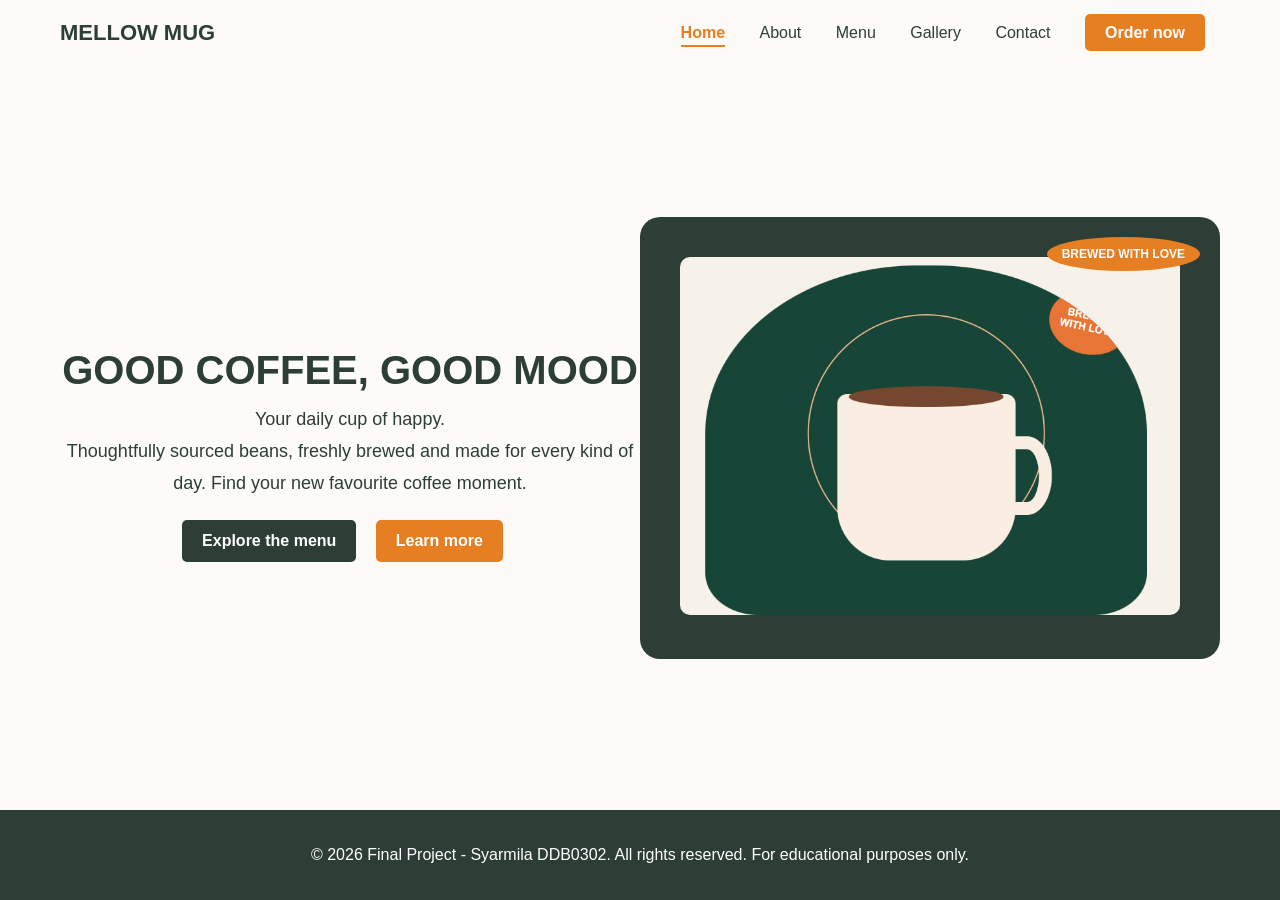
<file: index.html>
<!DOCTYPE html>
<html lang="en">
<head>
  <meta charset="UTF-8">
  <title>Mellow Mug</title>
  <link rel="stylesheet" href="style.css">
</head>
<body>
  <!-- Navigation -->
  <header>
    <div class="logo">MELLOW MUG</div>
    <nav>
  <a href="index.html" aria-current="page">Home</a>
  <a href="about.html">About</a>
  <a href="menu.html">Menu</a>
  <a href="gallery.html">Gallery</a>
  <a href="contact.html">Contact</a>
  <a href="order.html" class="order-btn">Order now</a>
</nav>

  </header>

  <!-- Hero Section -->
  <section class="hero">
    <div class="hero-text">
      <h1>GOOD COFFEE, GOOD MOOD</h1>
      <p>Your daily cup of happy.<br>
      Thoughtfully sourced beans, freshly brewed and made for every kind of day.  
      Find your new favourite coffee moment.</p>
      <a href="menu.html" class="btn menu-btn">Explore the menu</a>
      <a href="about.html" class="btn learn-btn">Learn more</a>
    </div>
    <div class="hero-image">
      <img src="images/Coffee-cup.png" alt="Coffee Cup">
      <div class="badge">BREWED WITH LOVE</div>
    </div>
  </section>
  
<script>
  const lightbox = document.getElementById("lightbox");
  const lightboxImg = document.getElementById("lightbox-img");
  const closeBtn = document.querySelector(".close");

  document.querySelectorAll(".gallery-grid img").forEach(img => {
    img.addEventListener("click", () => {
      lightbox.style.display = "block";
      lightboxImg.src = img.src;
    });
  });

  closeBtn.addEventListener("click", () => {
    lightbox.style.display = "none";
  });
</script>

  <footer>
	<p>© 2026 Final Project - Syarmila DDB0302. All rights reserved. For educational purposes only.
	</p>
  </footer>

</body>
</html>
</file>
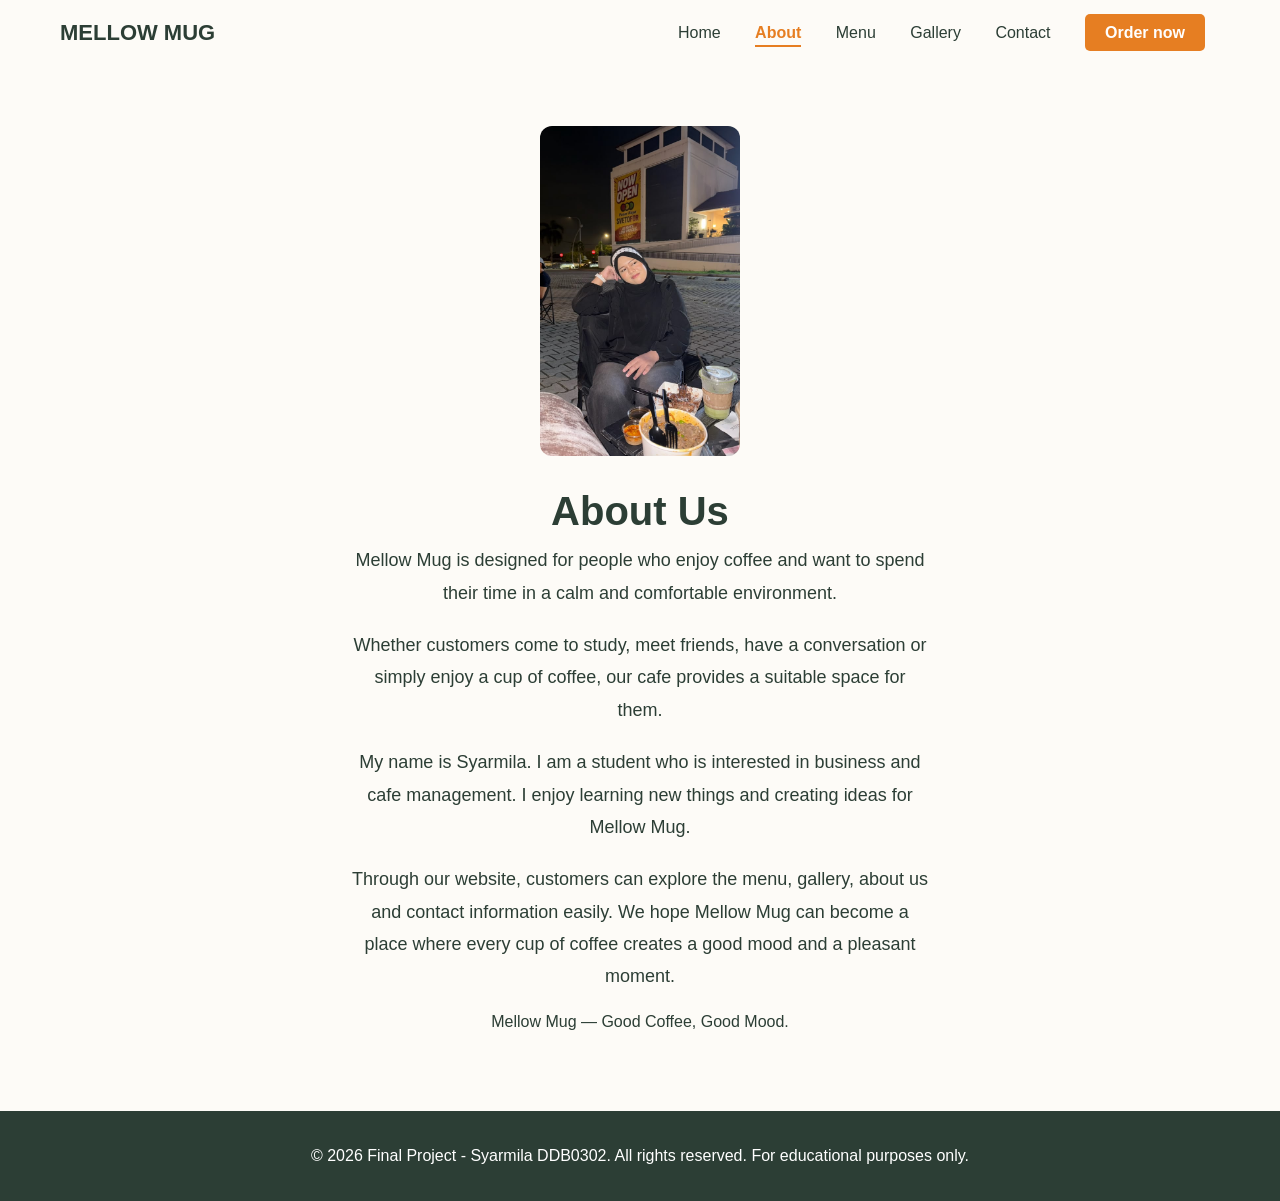
<file: about.html>
<!DOCTYPE html>
<html lang="en">
<head>
  <meta charset="UTF-8">
  <title>About - Mellow Mug</title>
  <link rel="stylesheet" href="style.css">
</head>
<body>
  <header>
    <div class="logo">MELLOW MUG</div>
    <nav>
  <a href="index.html">Home</a>
  <a href="about.html" aria-current="page">About</a>
  <a href="menu.html">Menu</a>
  <a href="gallery.html">Gallery</a>
  <a href="contact.html">Contact</a>
  <a href="order.html" class="order-btn">Order now</a>
</nav>

  </header>

  <section class="hero">
    <div class="hero-text">
      <img src="images/myself.jpeg" alt="Mellow Mug cafe" class="about-image" width="200" height="330" >
      
      <h1>About Us</h1>
      <p>Mellow Mug is designed for people who enjoy coffee and want to spend their time in a calm and comfortable environment.</p>
      <p> Whether customers come to study, meet friends, have a conversation or simply enjoy a cup of coffee, our cafe provides a suitable space for them.</p>
      <p>My name is Syarmila. I am a student who is interested in business and cafe management. I enjoy learning new things and creating ideas for Mellow Mug.</p>
      <p>Through our website, customers can explore the menu, gallery, about us and contact information easily. We hope Mellow Mug can become a place where every cup of coffee creates a good mood and a pleasant moment.</p>

Mellow Mug — Good Coffee, Good Mood.</p>
    </div>
  </section>

  <footer>
    <p>© 2026 Final Project - Syarmila DDB0302. All rights reserved. For educational purposes only.
    </p>
  </footer>
</body>
</html>
</file>
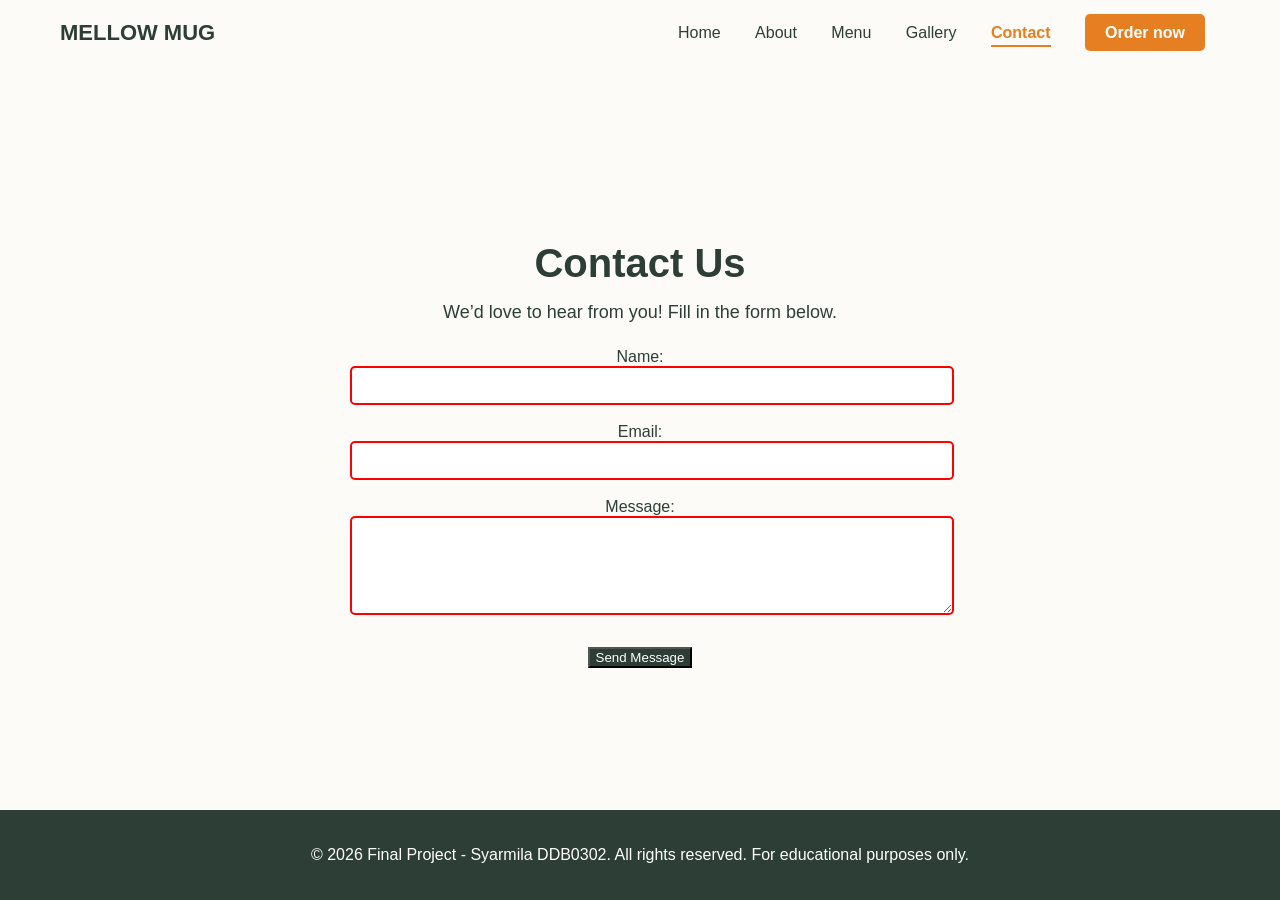
<file: contact.html>
<!DOCTYPE html>
<html lang="en">
<head>
  <meta charset="UTF-8">
  <title>Contact - Mellow Mug</title>
  <link rel="stylesheet" href="style.css">
</head>
<body>
  <header>
    <div class="logo">MELLOW MUG</div>
    <nav>
      <a href="index.html">Home</a>
      <a href="about.html">About</a>
      <a href="menu.html">Menu</a>
      <a href="gallery.html">Gallery</a>
      <a href="contact.html" aria-current="page">Contact</a>
      <a href="order.html" class="order-btn">Order now</a>
    </nav>
  </header>

  <section class="hero">
    <div class="hero-text">
      <h1>Contact Us</h1>
      <p>We’d love to hear from you! Fill in the form below.</p>
      <form id="contactForm">
        <label>Name:</label><br>
        <input type="text" id="name" required><br><br>

        <label>Email:</label><br>
        <input type="email" id="email" required><br><br>

        <label>Message:</label><br>
        <textarea id="message" rows="5" required></textarea><br><br>

        <button type="submit" class="menu-btn">Send Message</button>
      </form>
      <p id="successMsg" style="color:green; display:none;">✅ Your message has been sent successfully!</p>
    </div>
  </section>

  <footer>
    <p>© 2026 Final Project - Syarmila DDB0302. All rights reserved. For educational purposes only.
    </p>
  </footer>

  <script>
    const form = document.getElementById("contactForm");
    const successMsg = document.getElementById("successMsg");

    form.addEventListener("submit", function(e) {
      e.preventDefault();
      const name = document.getElementById("name").value.trim();
      const email = document.getElementById("email").value.trim();
      const message = document.getElementById("message").value.trim();

      if(name && email && message) {
        successMsg.style.display = "block";
        form.reset();
      } else {
        alert("Please fill in all fields correctly.");
      }
    });
  </script>
</body>
</html>
</file>
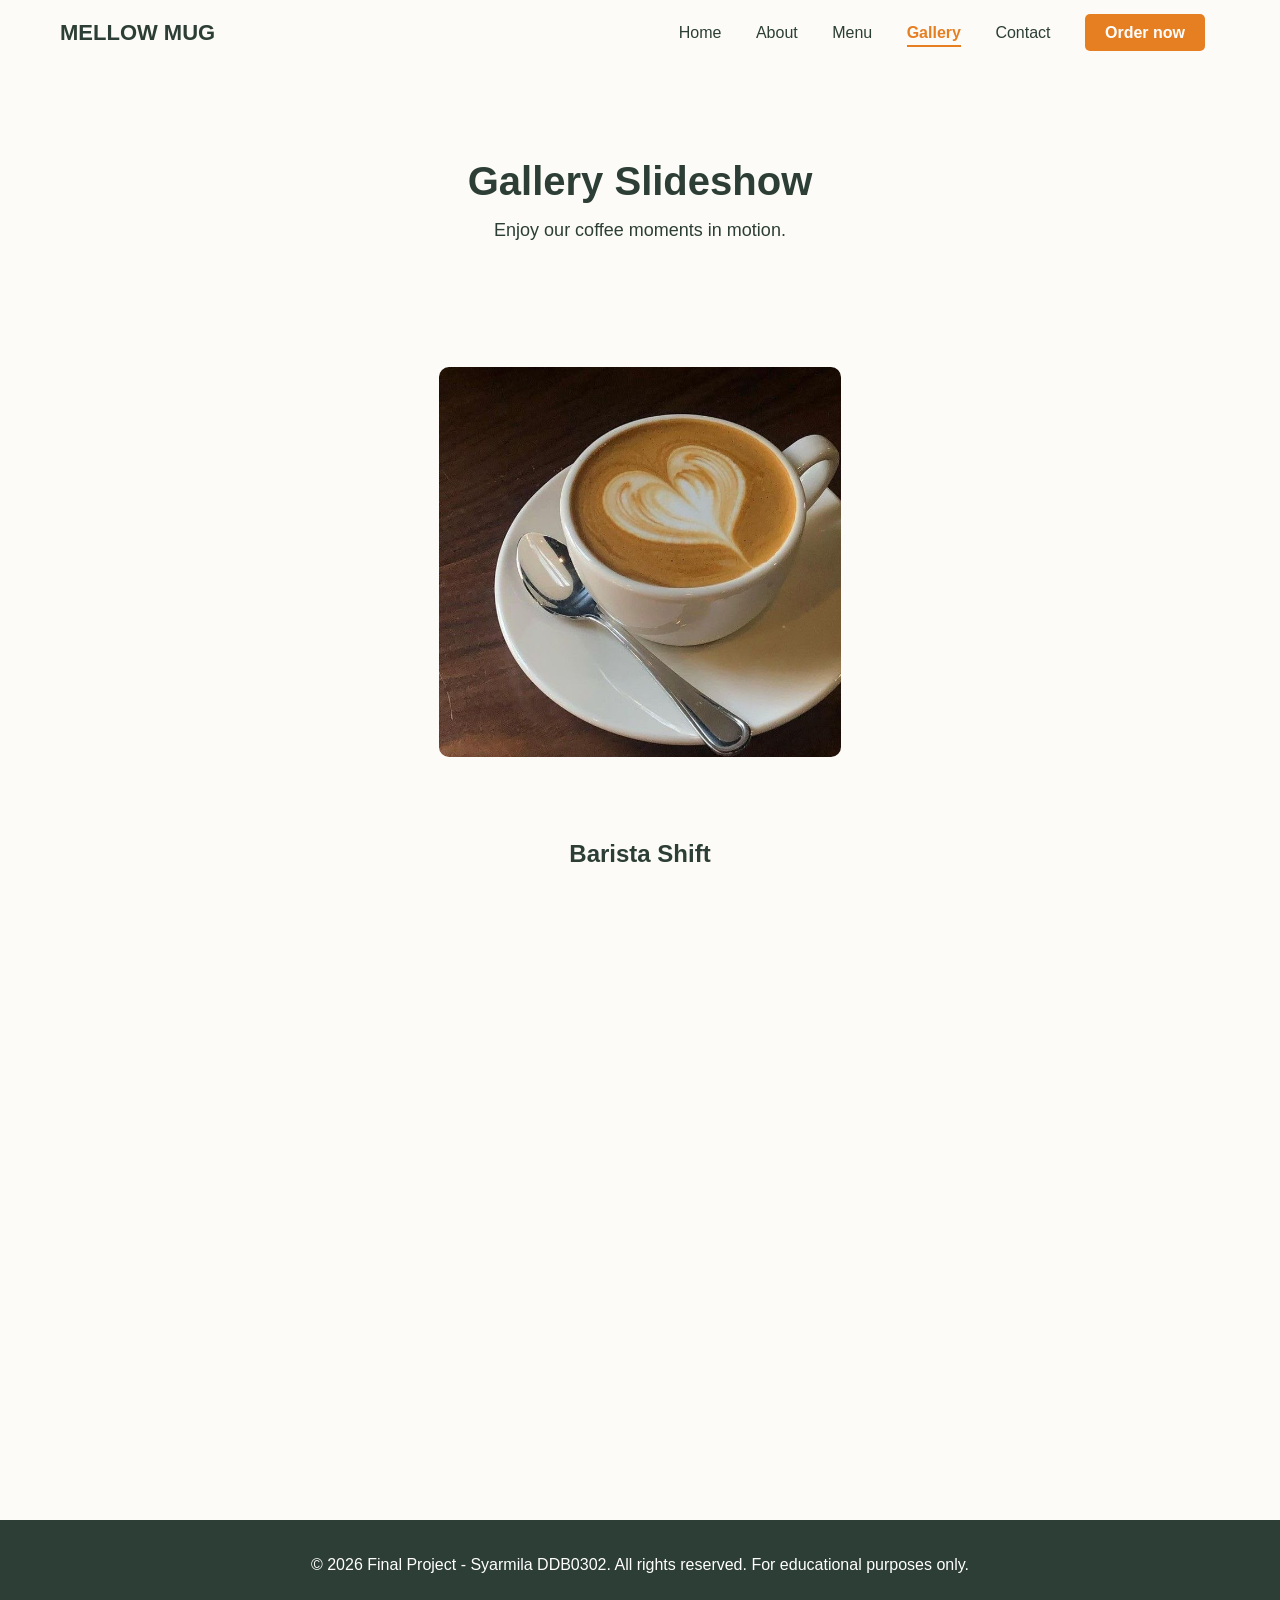
<file: gallery.html>
<!DOCTYPE html>
<html lang="en">
<head>
  <meta charset="UTF-8">
  <title>Gallery - Mellow Mug</title>
  <link rel="stylesheet" href="style.css">
</head>
<body>
  <header>
    <div class="logo">MELLOW MUG</div>
    <nav>
      <a href="index.html">Home</a>
      <a href="about.html">About</a>
      <a href="menu.html">Menu</a>
      <a href="gallery.html" aria-current="page">Gallery</a>
      <a href="contact.html">Contact</a>
      <a href="order.html" class="order-btn">Order now</a>
    </nav>
  </header>

  <section class="hero">
    <div class="hero-text">
      <h1>Gallery Slideshow</h1>
      <p>Enjoy our coffee moments in motion.</p>
    </div>
  </section>

  <!-- Slideshow -->
  <div class="slideshow-container">
    <div class="slide fade">
      <img src="images/latteart.jpeg" alt="Latte Art" height="390" width="200">
    </div>
    <div class="slide fade">
      <img src="images/espressoart.jpeg" alt="Espresso" height="390" width="200">
    </div>
    <div class="slide fade">
      <img src="images/cappucinoart.jpeg" alt="Cappuccino Art" height="390" width="200">
    </div>
    <div class="slide fade">
      <img src="images/mochaart.jpeg" alt="Mocha Art" height="390" width="200">
    </div>
    <div class="slide fade">
      <img src="images/flatwhiteart.jpeg" alt="Flat White Art" height="390" width="200">
    </div>
    <div class="slide fade">
      <img src="images/machiatoart.jpeg" alt="Macchiato Art" height="390" width="200">
    </div>
  </div>

  <section class="gallery-video">
    <h2>Barista Shift</h2>
    <div class="gallery-video-frame">
      <iframe
        src="https://www.youtube.com/embed/ezPQyB6iXg0"
        title="POV- 4 hours of barista shift (compilation)"
        frameborder="0"
        allow="accelerometer; autoplay; clipboard-write; encrypted-media; gyroscope; picture-in-picture; web-share"
        referrerpolicy="strict-origin-when-cross-origin"
        allowfullscreen>
      </iframe>
    </div>
  </section>

  <!-- Footer -->
  <footer>
    <p>© 2026 Final Project - Syarmila DDB0302. All rights reserved. For educational purposes only.
    </p>
  </footer>

  <script>
    let slideIndex = 0;
    showSlides();

    function showSlides() {
      let slides = document.querySelectorAll(".slide");
      slides.forEach(slide => slide.style.display = "none");
      slideIndex++;
      if (slideIndex > slides.length) { slideIndex = 1 }
      slides[slideIndex-1].style.display = "block";
      setTimeout(showSlides, 3000); // tukar gambar setiap 3 saat
    }
  </script>
</body>
</html>
</file>
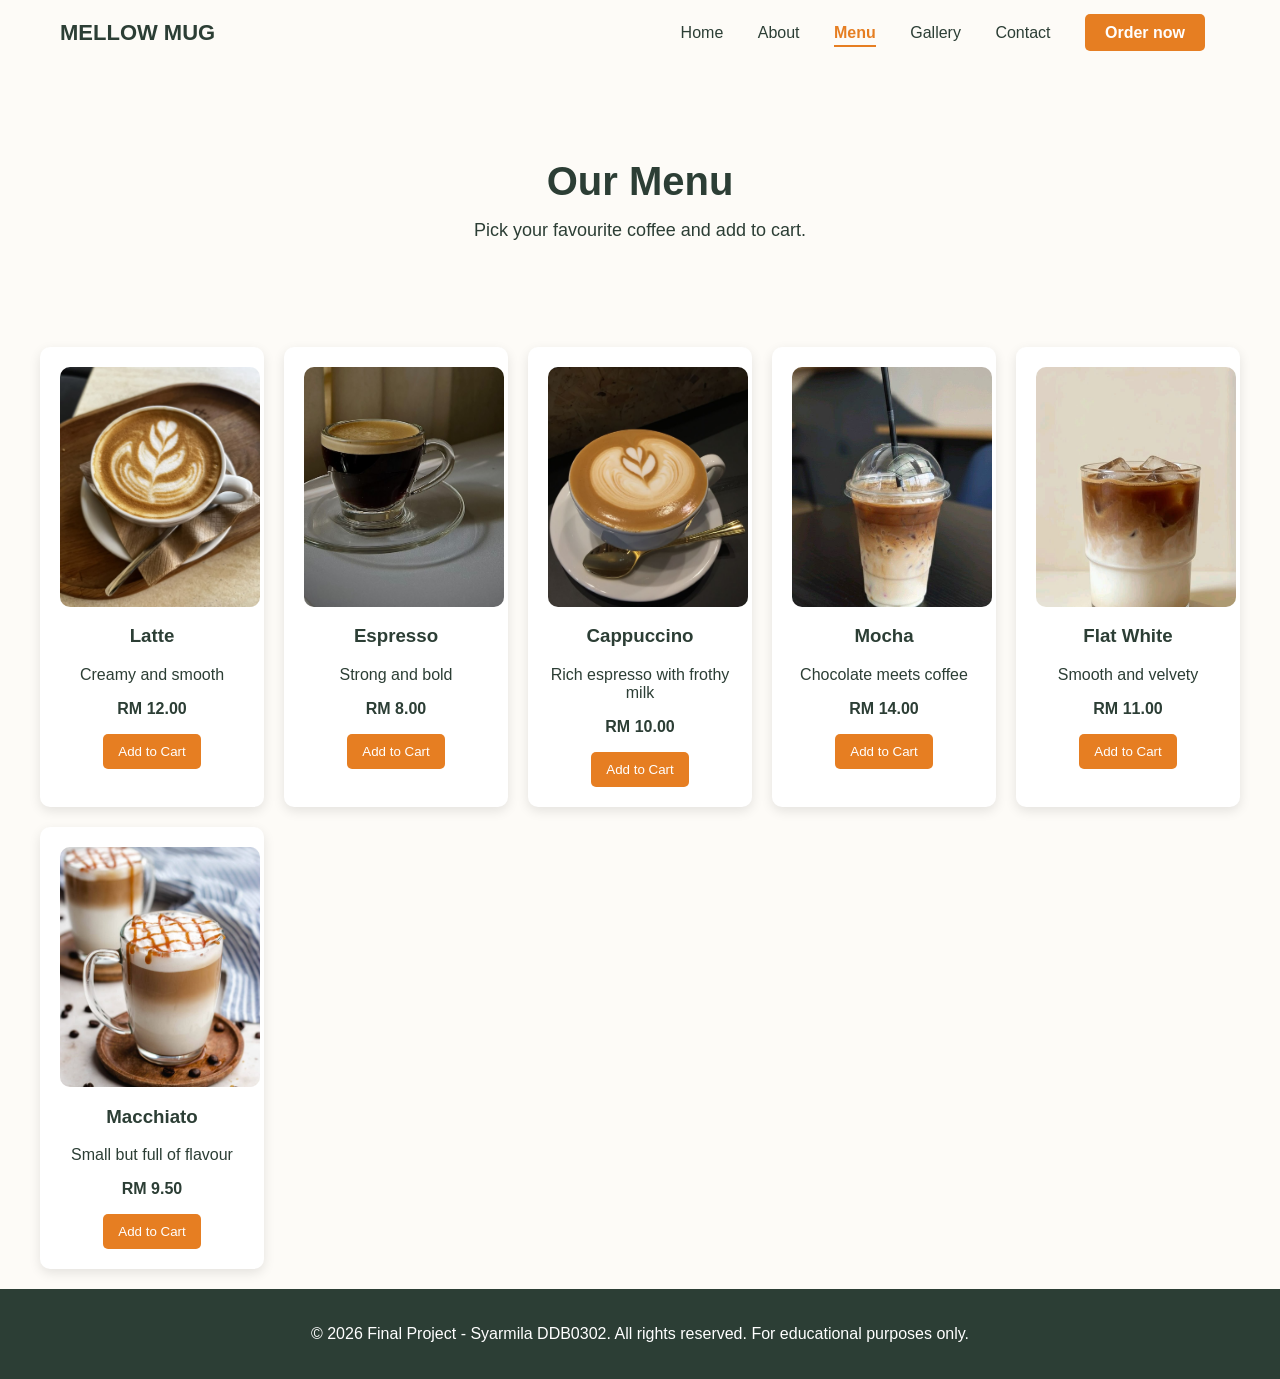
<file: menu.html>
<!DOCTYPE html>
<html lang="en">
<head>
  <meta charset="UTF-8">
  <title>Menu - Mellow Mug</title>
  <link rel="stylesheet" href="style.css">
</head>
<body>
  <header>
    <div class="logo">MELLOW MUG</div>
    <nav>
      <a href="index.html">Home</a>
      <a href="about.html">About</a>
      <a href="menu.html" aria-current="page">Menu</a>
      <a href="gallery.html">Gallery</a>
      <a href="contact.html">Contact</a>
      <a href="order.html" class="order-btn">Order now</a>
    </nav>
  </header>

  <section class="hero">
    <div class="hero-text">
      <h1>Our Menu</h1>
      <p>Pick your favourite coffee and add to cart.</p>
    </div>
  </section>

  <!-- Menu Cards -->
  <section class="menu-grid">
    <div class="menu-card">
      <img src="images/latte.jpeg" alt="Latte">
      <h3>Latte</h3>
      <p>Creamy and smooth</p>
      <p><strong>RM 12.00</strong></p>
      <button onclick="addToCart('Latte', 12)">Add to Cart</button>
    </div>

    <div class="menu-card">
      <img src="images/espresso.jpeg" alt="Espresso">
      <h3>Espresso</h3>
      <p>Strong and bold</p>
      <p><strong>RM 8.00</strong></p>
      <button onclick="addToCart('Espresso', 8)">Add to Cart</button>
    </div>

    <div class="menu-card">
      <img src="images/cappucino.jpeg" alt="Cappuccino">
      <h3>Cappuccino</h3>
      <p>Rich espresso with frothy milk</p>
      <p><strong>RM 10.00</strong></p>
      <button onclick="addToCart('Cappuccino', 10)">Add to Cart</button>
    </div>

    <div class="menu-card">
      <img src="images/iced mocha.jpeg" alt="Mocha" height="390" width="200">
      <h3>Mocha</h3>
      <p>Chocolate meets coffee</p>
      <p><strong>RM 14.00</strong></p>
      <button onclick="addToCart('Mocha', 14)">Add to Cart</button>
    </div>

    <div class="menu-card">
      <img src="images/flatwhite.jpeg" alt="Flat White">
      <h3>Flat White</h3>
      <p>Smooth and velvety</p>
      <p><strong>RM 11.00</strong></p>
      <button onclick="addToCart('Flat White', 11)">Add to Cart</button>
    </div>

    <div class="menu-card">
      <img src="images/machiato.jpeg" alt="Macchiato">
      <h3>Macchiato</h3>
      <p>Small but full of flavour</p>
      <p><strong>RM 9.50</strong></p>
      <button onclick="addToCart('Macchiato', 9.5)">Add to Cart</button>
    </div>
  </section>

  <footer>
    <p>© 2026 Final Project - Syarmila DDB0302. All rights reserved. For educational purposes only.
    </p>
  </footer>

  <script>
    function addToCart(item, price) {
      let cart = JSON.parse(localStorage.getItem("cart")) || [];
      cart.push({item, price});
      localStorage.setItem("cart", JSON.stringify(cart));
      alert(item + " added to cart!");
    }
  </script>
</body>
</html>
</file>
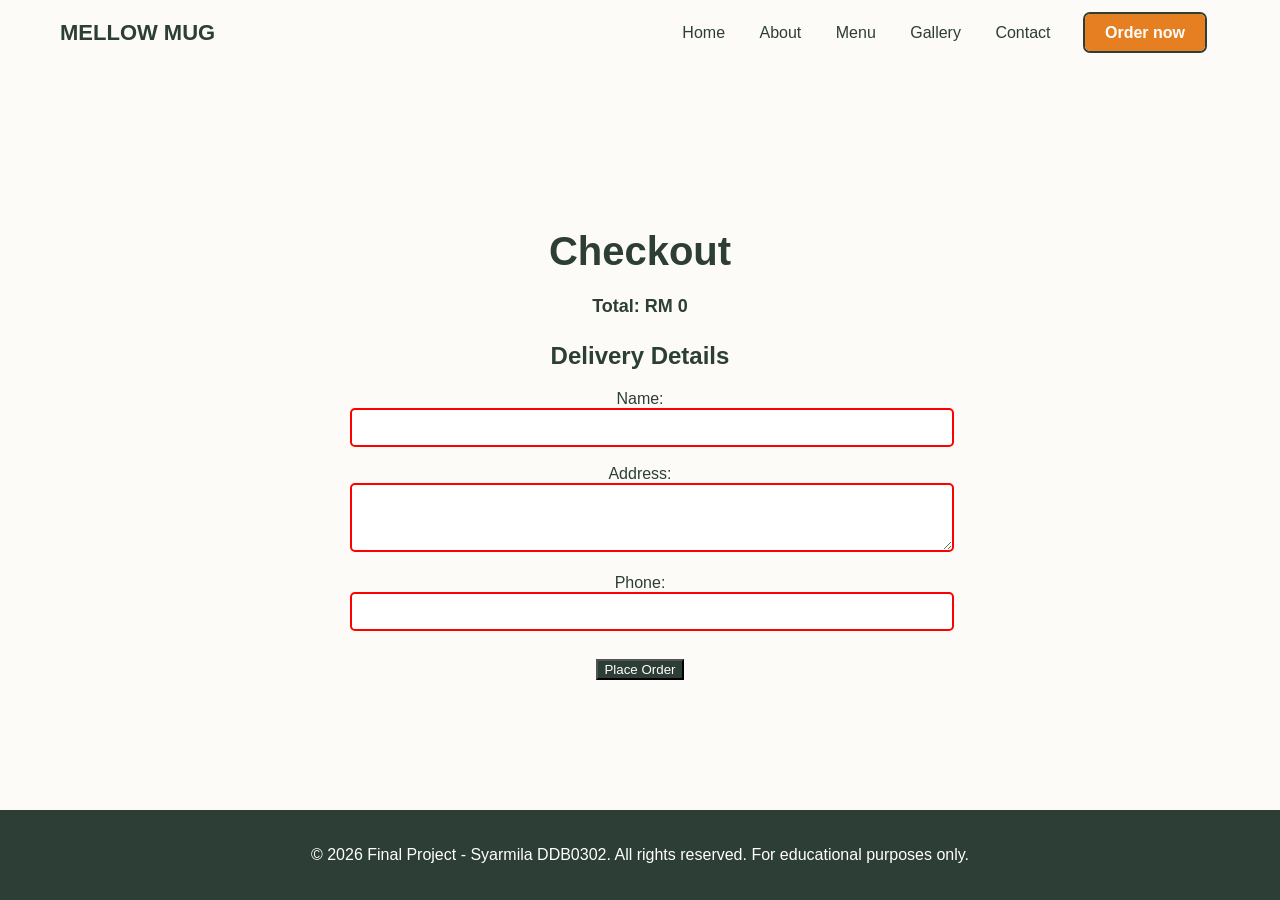
<file: order.html>
<!DOCTYPE html>
<html lang="en">
<head>
  <meta charset="UTF-8">
  <title>Order - Mellow Mug</title>
  <link rel="stylesheet" href="style.css">
</head>
<body>
  <header>
    <div class="logo">MELLOW MUG</div>
    <nav>
      <a href="index.html">Home</a>
      <a href="about.html">About</a>
      <a href="menu.html">Menu</a>
      <a href="gallery.html">Gallery</a>
      <a href="contact.html">Contact</a>
      <a href="order.html" class="order-btn" aria-current="page">Order now</a>
    </nav>
  </header>

  <section class="hero">
  <div class="hero-text">
    <h1>Checkout</h1>
    <ul id="orderList"></ul>
    <p><strong>Total: RM <span id="totalPrice">0</span></strong></p>

    <h2>Delivery Details</h2>
    <form id="deliveryForm">
      <label>Name:</label><br>
      <input type="text" id="custName" required><br><br>

      <label>Address:</label><br>
      <textarea id="custAddress" rows="3" required></textarea><br><br>

      <label>Phone:</label><br>
      <input type="text" id="custPhone" required><br><br>

      <button type="submit" class="menu-btn">Place Order</button>
    </form>
    <p id="successMsg" style="color:green; display:none;">✅ Order placed successfully! Thank you.</p>
  </div>
</section>

<script>
  const orderList = document.getElementById("orderList");
  const totalPriceEl = document.getElementById("totalPrice");
  let cart = JSON.parse(localStorage.getItem("cart")) || [];
  let total = 0;

  cart.forEach(order => {
    const li = document.createElement("li");
    li.textContent = order.item + " - RM " + order.price;
    orderList.appendChild(li);
    total += order.price;
  });
  totalPriceEl.textContent = total;

  const form = document.getElementById("deliveryForm");
  const successMsg = document.getElementById("successMsg");

  form.addEventListener("submit", function(e) {
    e.preventDefault();
    const name = document.getElementById("custName").value.trim();
    const address = document.getElementById("custAddress").value.trim();
    const phone = document.getElementById("custPhone").value.trim();

    if(name && address && phone && cart.length > 0) {
      successMsg.style.display = "block";
      localStorage.removeItem("cart");
      orderList.innerHTML = "";
      totalPriceEl.textContent = "0";
      form.reset();
    } else {
      alert("Please fill in all fields and add items to cart.");
    }
  });
</script>

  <footer>
    <p>© 2026 Final Project - Syarmila DDB0302. All rights reserved. For educational purposes only.
    </p>
  </footer>
</body>
</html>
</file>
<file: style.css>
body {
  margin: 0;
  font-family: 'Arial', sans-serif;
  background-color: #fdfbf7;
  color: #2c3e35;
}

/* Navigation Bar */
header {
  display: flex;
  justify-content: space-between;
  align-items: center;
  padding: 20px 60px;
}
.logo {
  font-weight: bold;
  font-size: 22px;
  color: #2c3e35;
}
.logo span {
  color: #e67e22;
}
nav a {
  margin: 0 15px;
  text-decoration: none;
  color: #2c3e35;
  font-weight: 500;
  transition: color 0.3s ease;
}
nav a:hover {
  color: #e67e22;
}
nav a[aria-current="page"]:not(.order-btn) {
  color: #e67e22;
  font-weight: bold;
  border-bottom: 2px solid currentColor;
  padding-bottom: 4px;
}
nav a.order-btn[aria-current="page"] {
  box-shadow: 0 0 0 2px #2c3e35;
}
.order-btn {
  background-color: #e67e22;
  color: white;
  padding: 10px 20px;
  border-radius: 5px;
  text-decoration: none;
  font-weight: bold;
  transition: background-color 0.3s ease;
}
.order-btn:hover {
  background-color: #d35400;
}

/* Hero Section */
.hero {
  width: 100%;
  padding: 30px 20px;
  box-sizing: border-box;
  display: flex;
  justify-content: space-between;
  align-items: center;
  padding: 60px;
}
.hero-text {
  width: 100%;
  max-width: 1200px;
  margin: 0 auto;
  text-align: center;
  max-width: 50%;
  text-align: center;
}
.hero-text h1 {
  font-size: 40px;
  margin-bottom: 10px;
}
.hero-text p {
  font-size: 18px;
  line-height: 1.6;
  margin-bottom: 20px;
  width: 100%;
  max-width: 1200px;
  margin: 0 auto 20px;
  line-height: 1.8;
}
.hero-text .btn {
  display: inline-block;
  margin-right: 15px;
  padding: 12px 20px;
  border-radius: 5px;
  text-decoration: none;
  font-weight: bold;
  transition: transform 0.3s ease;
}
.hero-text .btn:hover {
  transform: scale(1.05);
}
.menu-btn {
  background-color: #2c3e35;
  color: white;
}
.learn-btn {
  background-color: #e67e22;
  color: white;
}

/* Coffee Cup Section */
.hero-image {
  position: relative;
  background-color: #2c3e35;
  border-radius: 20px;
  padding: 40px;
  transition: transform 0.3s ease;
}
.hero-image:hover {
  transform: translateY(-5px);
}
.hero-image img {
  width: 500px;
  border-radius: 10px;
}
.badge {
  position: absolute;
  top: 20px;
  right: 20px;
  background-color: #e67e22;
  color: white;
  padding: 10px 15px;
  border-radius: 50%;
  font-size: 12px;
  font-weight: bold;
}

/* Responsive layout */
@media (max-width: 768px) {
  .hero {
    flex-direction: column;
    text-align: center;
  }
  .hero-text {
    max-width: 100%;
    margin-bottom: 30px;
  }
  .hero-image img {
    width: 200px;
  }
}

/*Gallery Section*/
.gallery-grid {
  display: grid;
  grid-template-columns: repeat(auto-fit, minmax(250px, 1fr));
  gap: 20px;
  padding: 40px 60px;
}
.gallery-grid img {
  width: 100%;
  border-radius: 10px;
  cursor: pointer;
  transition: transform 0.3s ease;
}
.gallery-grid img:hover {
  transform: scale(1.05);
}

/* Lightbox */
.lightbox {
  display: none;
  position: fixed;
  z-index: 999;
  left: 0; top: 0;
  width: 100%; height: 100%;
  background-color: rgba(0,0,0,0.8);
}
.lightbox-content {
  display: block;
  margin: 5% auto;
  max-width: 80%;
  border-radius: 10px;
}
.close {
  position: absolute;
  top: 20px; right: 40px;
  color: white;
  font-size: 40px;
  cursor: pointer;
}



/*menu card and form*/
/* Menu Grid */
.menu-grid {
  display: grid;
  grid-template-columns: repeat(auto-fit, minmax(220px, 1fr));
  gap: 20px;
  max-width: 1200px;
  margin: 0 auto;
  padding: 20px;
  justify-content: center;
}
.menu-card {
  background-color: #fff;
  border-radius: 10px;
  padding: 20px;
  text-align: center;
  box-shadow: 0 4px 12px rgba(0,0,0,0.1);
  transition: transform 0.3s ease;
}
.menu-card:hover {
  transform: translateY(-5px);
}
.menu-card img {
  display: block;
  width: 200px;
  height: 240px;
  object-fit: cover;
  margin: 0 auto 15px;
  border-radius: 10px;
}

/* Contact Form */
form input, form textarea, form select {
  width: 100%;
  padding: 10px;
  border: 1px solid #ccc;
  border-radius: 5px;
}
form button {
  margin-top: 10px;
}

/*animation effect homepage */
/* Fade-in animation */
@keyframes fadeIn {
  from { opacity: 0; transform: translateY(20px); }
  to { opacity: 1; transform: translateY(0); }
}

/* Slide-in animation */
@keyframes slideIn {
  from { opacity: 0; transform: translateX(50px); }
  to { opacity: 1; transform: translateX(0); }
}

.hero-text h1, .hero-text p, .hero-text .btn {
  animation: fadeIn 1s ease forwards;
}
.hero-text h1 { animation-delay: 0.2s; }
.hero-text p { animation-delay: 0.4s; }
.hero-text .btn { animation-delay: 0.6s; }

.hero-image {
  animation: slideIn 1s ease forwards;
  animation-delay: 0.8s;
}
/* Fade-in animation */
@keyframes fadeIn {
  from { opacity: 0; transform: translateY(20px); }
  to { opacity: 1; transform: translateY(0); }
}

/* Slide-in animation */
@keyframes slideIn {
  from { opacity: 0; transform: translateX(50px); }
  to { opacity: 1; transform: translateX(0); }
}

.hero-text h1, .hero-text p, .hero-text .btn {
  animation: fadeIn 1s ease forwards;
}
.hero-text h1 { animation-delay: 0.2s; }
.hero-text p { animation-delay: 0.4s; }
.hero-text .btn { animation-delay: 0.6s; }

.hero-image {
  animation: slideIn 1s ease forwards;
  animation-delay: 0.8s;
}

/*contact*/
input:invalid, textarea:invalid {
  border: 2px solid red;
}
input:valid, textarea:valid {
  border: 2px solid green;
}

.menu-card button {
  background-color: #e67e22;
  color: white;
  border: none;
  padding: 10px 15px;
  border-radius: 5px;
  cursor: pointer;
  transition: background-color 0.3s ease;
}
.menu-card button:hover {
  background-color: #d35400;
}

/* Footer sticky to bottom */
/* Body & Layout */
html, body {
  height: 100%;
  margin: 0;
  display: flex;
  flex-direction: column;
}

/* Content flex supaya footer turun bawah */
body > header, body > section, body > footer {
  flex-shrink: 0;
}
body > section {
  flex-grow: 1;
}

/* Footer sticky */
footer {
  background-color: #2c3e35;
  color: white;
  text-align: center;
  padding: 20px;
  margin-top: auto; /* ini yang buat footer sentiasa kat bawah */
}
footer a {
  color: #e67e22;
  text-decoration: none;
  margin: 0 5px;
  transition: color 0.3s ease;
}
footer a:hover {
  color: #f39c12;
}

/*slideshow gallery*/
/* Slideshow */
.slideshow-container {
  max-width: 800px;
  position: relative;
  margin: 40px auto;
}
.slide {
  display: none;
}
.slide img {
  width: 100%;
  border-radius: 10px;
}
.fade {
  animation: fadeEffect 1s;
}
@keyframes fadeEffect {
  from {opacity: 0.4}
  to {opacity: 1}
}

.gallery-video {
  padding: 20px 0 40px;
  text-align: center;
}
.gallery-video-frame {
  width: calc(100% - 40px);
  max-width: 1053px;
  aspect-ratio: 1053 / 592;
  margin: 0 auto;
}
.gallery-video-frame iframe {
  display: block;
  width: 100%;
  height: 100%;
  border: 0;
}

/* Sticky Footer */
html, body {
  height: 100%;
  margin: 0;
  display: flex;
  flex-direction: column;
}
body > header, body > section, body > footer, body > div {
  flex-shrink: 0;
}
body > section, body > div {
  flex-grow: 1;
}
footer {
  background-color: #2c3e35;
  color: white;
  text-align: center;
  padding: 20px;
  margin-top: auto;
}
footer a {
  color: #e67e22;
  text-decoration: none;
  margin: 0 5px;
}
footer a:hover {
  color: #f39c12;
}

.hero-text {
  text-align: center;
}

.about-image {
  display: block;
  margin: 0 auto 20px;
  border-radius: 12px;
}
</file>
